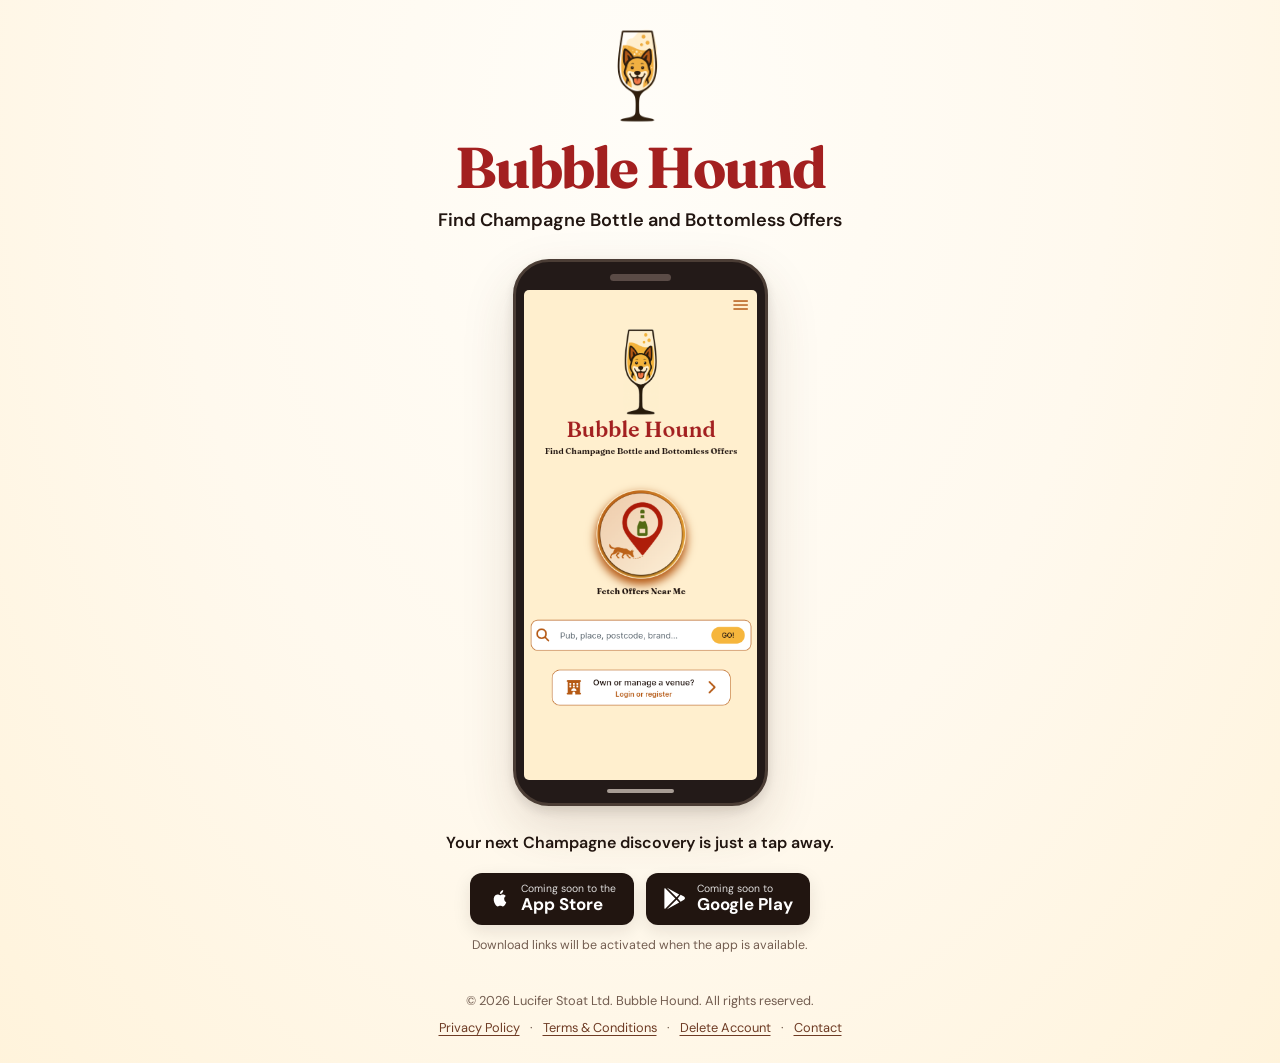
<file: index.html>
<!doctype html>
<html lang="en"><head><meta charset="utf-8"><meta name="viewport" content="width=device-width, initial-scale=1"><meta name="theme-color" content="#FFF9EE"><meta name="description" content="Bubble Hound helps you find Champagne bottle and bottomless offers. Download the app for iPhone and Android."><title>Bubble Hound | Find Champagne Offers</title><link rel="icon" href="assets/bubblehound-logo.png"><link rel="preconnect" href="https://fonts.googleapis.com"><link rel="preconnect" href="https://fonts.gstatic.com" crossorigin><link href="https://fonts.googleapis.com/css2?family=Fraunces:wght@500;600;700&family=DM+Sans:wght@400;500;600;700&display=swap" rel="stylesheet"><style>
:root{--gold:#F6B63D;--red:#A32020;--cream:#FFEFCE;--orange:#B55914;--brown:#211510;--ivory:#FFF9EE}*{box-sizing:border-box}html{scroll-behavior:smooth}body{margin:0;background:radial-gradient(ellipse at 50% 12%,#fffdf8 0%,var(--ivory) 52%,var(--cream) 135%);color:var(--brown);font-family:"DM Sans",sans-serif;text-align:center;min-height:100vh}h1,h2{font-family:"Fraunces",Georgia,serif;color:var(--red)}.page{position:relative;z-index:1;min-height:100vh;display:flex;flex-direction:column;align-items:center;padding:22px 18px 24px}.header{display:flex;flex-direction:column;align-items:center}.logo{width:108px;height:108px;object-fit:contain}.header h1{font-size:clamp(2.55rem,6vw,3.6rem);font-weight:700;letter-spacing:-.035em;line-height:1.07;margin:7px 0 8px}.tagline{font-size:clamp(.95rem,2vw,1.13rem);line-height:1.5;margin:0;max-width:420px;font-weight:600}.main{display:flex;flex-direction:column;align-items:center;width:100%;max-width:560px;padding-top:25px}.phone{width:min(255px,68vw);padding:12px 8px 10px;background:#231a18;border:3px solid #4b3d35;border-radius:36px;box-shadow:0 22px 52px #5a341c26,0 5px 12px #21151020;position:relative;overflow:hidden}.phone-speaker{width:61px;height:7px;border-radius:10px;background:#5a4b46;margin:0 auto 9px}.phone img{width:100%;height:auto;display:block;border-radius:5px;object-fit:contain}.phone-home{width:67px;height:4px;border-radius:10px;background:#a89d95;margin:9px auto 0}.download-intro{font-size:1rem;font-weight:600;line-height:1.5;margin:25px 0 18px}.download-buttons{display:flex;justify-content:center;gap:12px;flex-wrap:wrap;width:100%}.store-button{display:flex;align-items:center;gap:9px;min-width:164px;padding:10px 15px;border-radius:12px;background:var(--brown);color:#fff;text-align:left;text-decoration:none;box-shadow:0 6px 18px #2115101a;cursor:default}.store-button svg{width:27px;height:27px;flex:none}.store-button span{display:flex;flex-direction:column;line-height:1.15}.store-button small{font-size:.65rem;font-weight:400;opacity:.85}.store-button strong{font-size:1.06rem;font-weight:700}.availability{color:#735d50;font-size:.78rem;margin:12px 0 0}.footer{margin-top:auto;padding-top:36px;color:#735d50;font-size:.8rem;line-height:1.8}.footer p{margin:0 0 4px}.footer-links{display:flex;justify-content:center;align-items:center;flex-wrap:wrap;gap:10px}.footer a{color:#6e3b24;text-underline-offset:3px}.footer a:hover{color:var(--red)}.bubbles{position:fixed;inset:0;z-index:0;overflow:hidden;pointer-events:none}.bubbles span{position:absolute;bottom:-70px;width:var(--s,16px);height:var(--s,16px);left:var(--x,50%);border-radius:50%;border:1.5px solid rgba(181,89,20,.23);background:radial-gradient(circle at 30% 28%,rgba(255,255,255,.65),rgba(246,182,61,.11) 60%,rgba(246,182,61,.2));box-shadow:inset -2px -2px 6px rgba(246,182,61,.09);animation:rise var(--t,18s) linear infinite;animation-delay:var(--d,0s);opacity:0}.bubbles span:nth-child(1){--x:5%;--s:13px;--t:18s;--d:-7s}.bubbles span:nth-child(2){--x:13%;--s:24px;--t:24s;--d:-15s}.bubbles span:nth-child(3){--x:21%;--s:8px;--t:15s;--d:-3s}.bubbles span:nth-child(4){--x:29%;--s:19px;--t:23s;--d:-19s}.bubbles span:nth-child(5){--x:37%;--s:11px;--t:20s;--d:-10s}.bubbles span:nth-child(6){--x:46%;--s:7px;--t:17s;--d:-13s}.bubbles span:nth-child(7){--x:54%;--s:17px;--t:25s;--d:-5s}.bubbles span:nth-child(8){--x:63%;--s:9px;--t:18s;--d:-16s}.bubbles span:nth-child(9){--x:71%;--s:21px;--t:26s;--d:-8s}.bubbles span:nth-child(10){--x:79%;--s:12px;--t:19s;--d:-14s}.bubbles span:nth-child(11){--x:87%;--s:25px;--t:28s;--d:-2s}.bubbles span:nth-child(12){--x:94%;--s:10px;--t:17s;--d:-11s}.bubbles span:nth-child(13){--x:17%;--s:6px;--t:22s;--d:-20s}.bubbles span:nth-child(14){--x:83%;--s:8px;--t:21s;--d:-4s}@keyframes rise{0%{transform:translate3d(0,0,0);opacity:0}8%{opacity:.65}88%{opacity:.45}100%{transform:translate3d(24px,-115vh,0);opacity:0}}@media(max-width:430px){.page{padding-top:16px}.logo{width:86px;height:86px}.header h1{font-size:2.55rem}.main{padding-top:20px}.phone{width:min(220px,67vw)}.download-intro{margin:21px 0 15px}.store-button{min-width:144px;padding:9px 11px}.store-button strong{font-size:.94rem}.store-button svg{width:23px;height:23px}.footer{padding-top:30px}}@media(prefers-reduced-motion:reduce){*,*::before,*::after{animation:none!important;scroll-behavior:auto!important}.bubbles{display:none}}

</style></head>
<body>
<div class="bubbles" aria-hidden="true"><span></span><span></span><span></span><span></span><span></span><span></span><span></span><span></span><span></span><span></span><span></span><span></span><span></span><span></span></div>
<div class="page"><header class="header"><img class="logo" src="assets/bubblehound-logo.png" alt="Bubble Hound dog in a Champagne glass"><h1>Bubble Hound</h1><p class="tagline">Find Champagne Bottle and Bottomless Offers</p></header>
<main class="main"><div class="phone" role="img" aria-label="Bubble Hound app homepage displayed on a smartphone"><div class="phone-speaker" aria-hidden="true"></div><img src="assets/app-home.png" alt="" width="352" height="760"><div class="phone-home" aria-hidden="true"></div></div>
<p class="download-intro">Your next Champagne discovery is just a tap away.</p>
<div class="download-buttons" aria-label="App downloads"><a class="store-button" href="#" aria-disabled="true" title="App Store link coming soon"><svg viewBox="0 0 24 24" aria-hidden="true"><path fill="currentColor" d="M17.05 12.54c.02 2.08 1.82 2.77 1.84 2.78-.02.05-.29 1.01-.95 2.01-.57.86-1.17 1.72-2.1 1.74-.91.02-1.21-.56-2.25-.56-1.05 0-1.38.54-2.25.58-.91.03-1.6-.93-2.17-1.79-1.18-1.75-2.08-4.94-.87-7.1a3.36 3.36 0 0 1 2.83-1.73c.88-.02 1.72.61 2.26.61.53 0 1.53-.76 2.58-.65.44.02 1.69.18 2.49 1.36-.07.05-1.49.89-1.47 2.75ZM15.43 6.91a3.27 3.27 0 0 0 .75-2.36 3.35 3.35 0 0 0-2.17 1.12 3.13 3.13 0 0 0-.78 2.28 2.78 2.78 0 0 0 2.2-1.04Z"/></svg><span><small>Coming soon to the</small><strong>App Store</strong></span></a><a class="store-button" href="#" aria-disabled="true" title="Google Play link coming soon"><svg viewBox="0 0 24 24" aria-hidden="true"><path fill="currentColor" d="M3.5 2.7c-.32.2-.5.56-.5 1.02v16.56c0 .46.18.82.5 1.02l9.22-9.3L3.5 2.7Zm10.3 10.39 2.4 2.42-10.9 6.1 8.5-8.52Zm3.66-4.53 2.95 1.65c1.2.67 1.2 2.3 0 2.98l-2.95 1.65L14.88 12l2.58-3.44ZM5.3 2.39l10.9 6.1-2.4 2.42L5.3 2.39Z"/></svg><span><small>Coming soon to</small><strong>Google Play</strong></span></a></div><p class="availability">Download links will be activated when the app is available.</p></main>
<footer class="footer"><p>© 2026 Lucifer Stoat Ltd. Bubble Hound. All rights reserved.</p><div class="footer-links"><a href="privacy.html">Privacy Policy</a><span aria-hidden="true">·</span><a href="terms.html">Terms &amp; Conditions</a><span aria-hidden="true">·</span><a href="delete-account.html">Delete Account</a><span aria-hidden="true">·</span><a href="mailto:support@bubblehound.vip">Contact</a></div></footer></div>
</body></html>
</file>
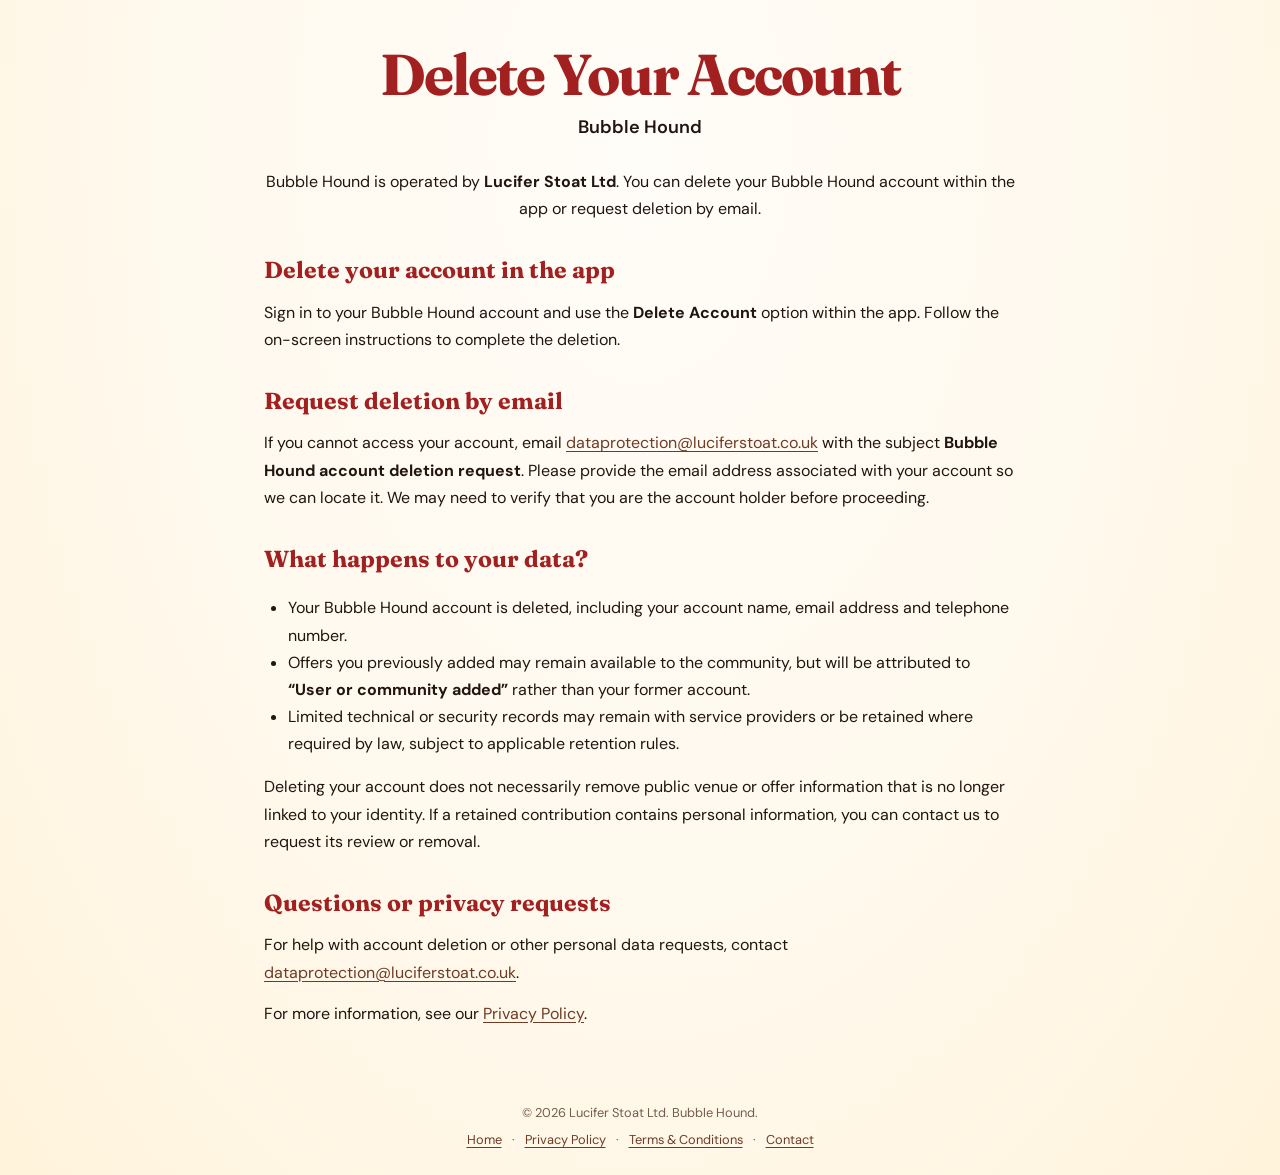
<file: delete-account.html>
<!doctype html>
<html lang="en-GB">
<head>
  <meta charset="utf-8">
  <meta name="viewport" content="width=device-width, initial-scale=1">
  <meta name="description" content="How to delete your Bubble Hound account and request deletion of your personal data.">
  <title>Delete Your Account | Bubble Hound</title>
  <link rel="preconnect" href="https://fonts.googleapis.com">
  <link rel="preconnect" href="https://fonts.gstatic.com" crossorigin>
  <link href="https://fonts.googleapis.com/css2?family=DM+Sans:wght@400;500;600;700&family=Fraunces:wght@700&display=swap" rel="stylesheet">
  <link rel="stylesheet" href="styles.css">
  <style>
    .legal-content{width:100%;max-width:760px;text-align:left;line-height:1.7;margin:18px auto 0;padding:0 4px 24px}
    .legal-content h2{font-size:1.45rem;margin:28px 0 8px}
    .legal-content p{margin:9px 0 14px}
    .legal-content ul{padding-left:24px}
    .legal-content a{color:#6e3b24;text-underline-offset:3px;overflow-wrap:anywhere}
    .legal-content .intro{text-align:center}
    .header h1{margin-top:22px}
  </style>
</head>
<body>
  <div class="page">
    <header class="header">
      <h1>Delete Your Account</h1>
      <p class="tagline">Bubble Hound</p>
    </header>
    <main class="legal-content">
      <p class="intro">Bubble Hound is operated by <strong>Lucifer Stoat Ltd</strong>. You can delete your Bubble Hound account within the app or request deletion by email.</p>
      <h2>Delete your account in the app</h2>
      <p>Sign in to your Bubble Hound account and use the <strong>Delete Account</strong> option within the app. Follow the on-screen instructions to complete the deletion.</p>
      <h2>Request deletion by email</h2>
      <p>If you cannot access your account, email <a href="mailto:dataprotection@luciferstoat.co.uk?subject=Bubble%20Hound%20account%20deletion%20request">dataprotection@luciferstoat.co.uk</a> with the subject <strong>Bubble Hound account deletion request</strong>. Please provide the email address associated with your account so we can locate it. We may need to verify that you are the account holder before proceeding.</p>
      <h2>What happens to your data?</h2>
      <ul>
        <li>Your Bubble Hound account is deleted, including your account name, email address and telephone number.</li>
        <li>Offers you previously added may remain available to the community, but will be attributed to <strong>“User or community added”</strong> rather than your former account.</li>
        <li>Limited technical or security records may remain with service providers or be retained where required by law, subject to applicable retention rules.</li>
      </ul>
      <p>Deleting your account does not necessarily remove public venue or offer information that is no longer linked to your identity. If a retained contribution contains personal information, you can contact us to request its review or removal.</p>
      <h2>Questions or privacy requests</h2>
      <p>For help with account deletion or other personal data requests, contact <a href="mailto:dataprotection@luciferstoat.co.uk">dataprotection@luciferstoat.co.uk</a>.</p>
      <p>For more information, see our <a href="privacy.html">Privacy Policy</a>.</p>
    </main>
    <footer class="footer">
      <p>&copy; 2026 Lucifer Stoat Ltd. Bubble Hound.</p>
      <div class="footer-links"><a href="index.html">Home</a><span>·</span><a href="privacy.html">Privacy Policy</a><span>·</span><a href="terms.html">Terms &amp; Conditions</a><span>·</span><a href="mailto:dataprotection@luciferstoat.co.uk">Contact</a></div>
    </footer>
  </div>
</body>
</html>
</file>
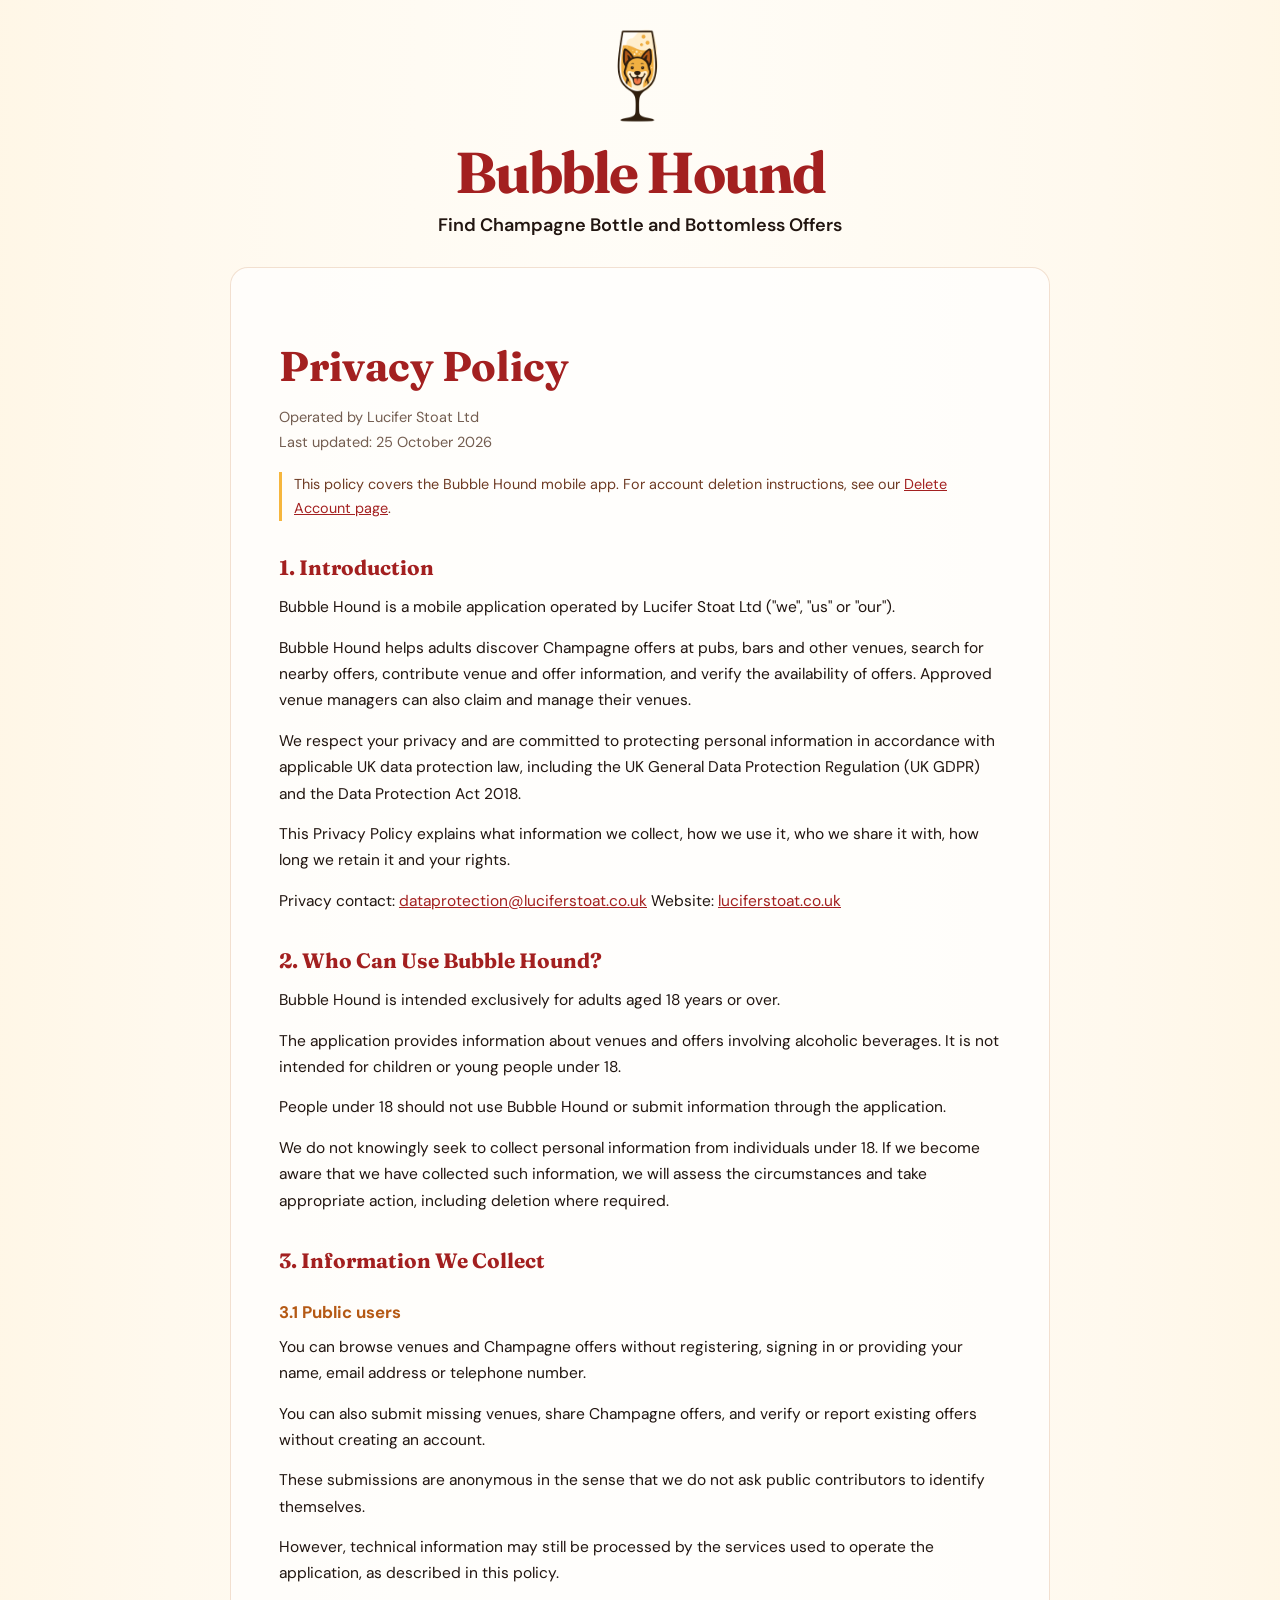
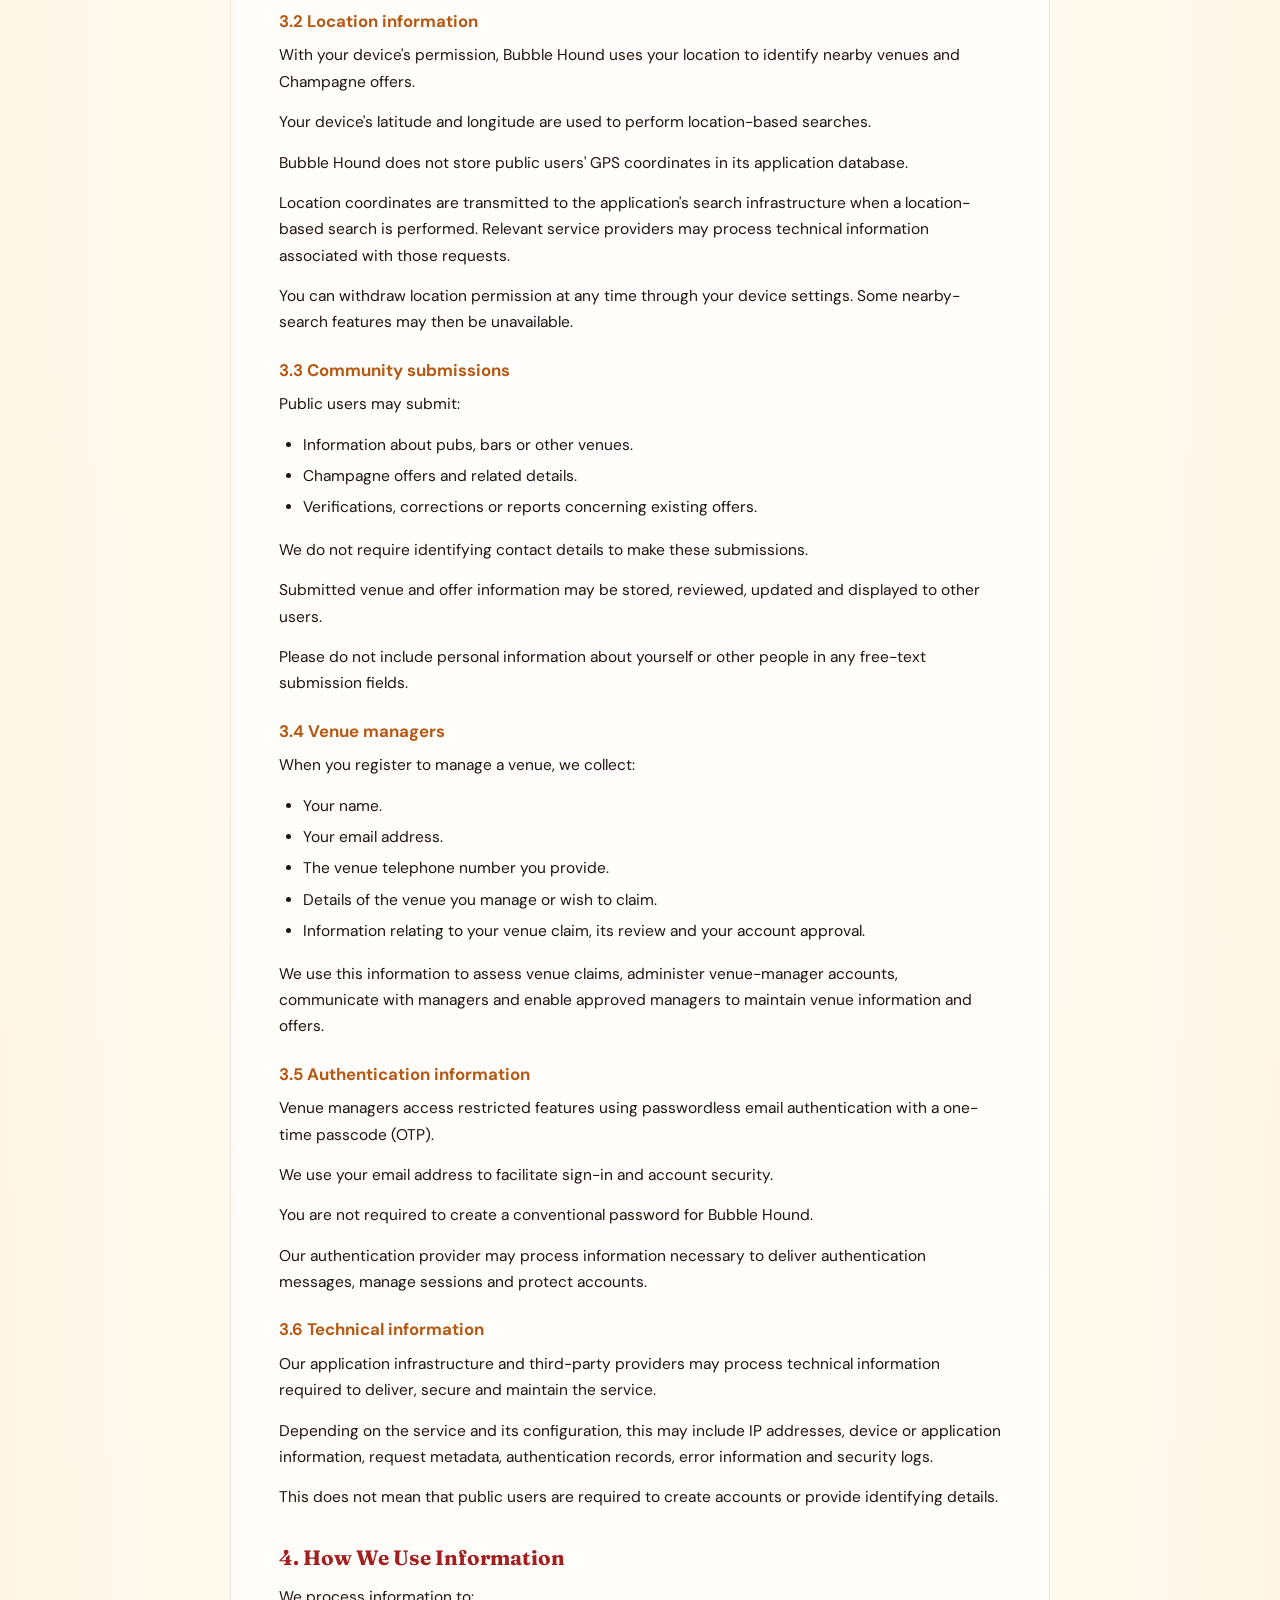
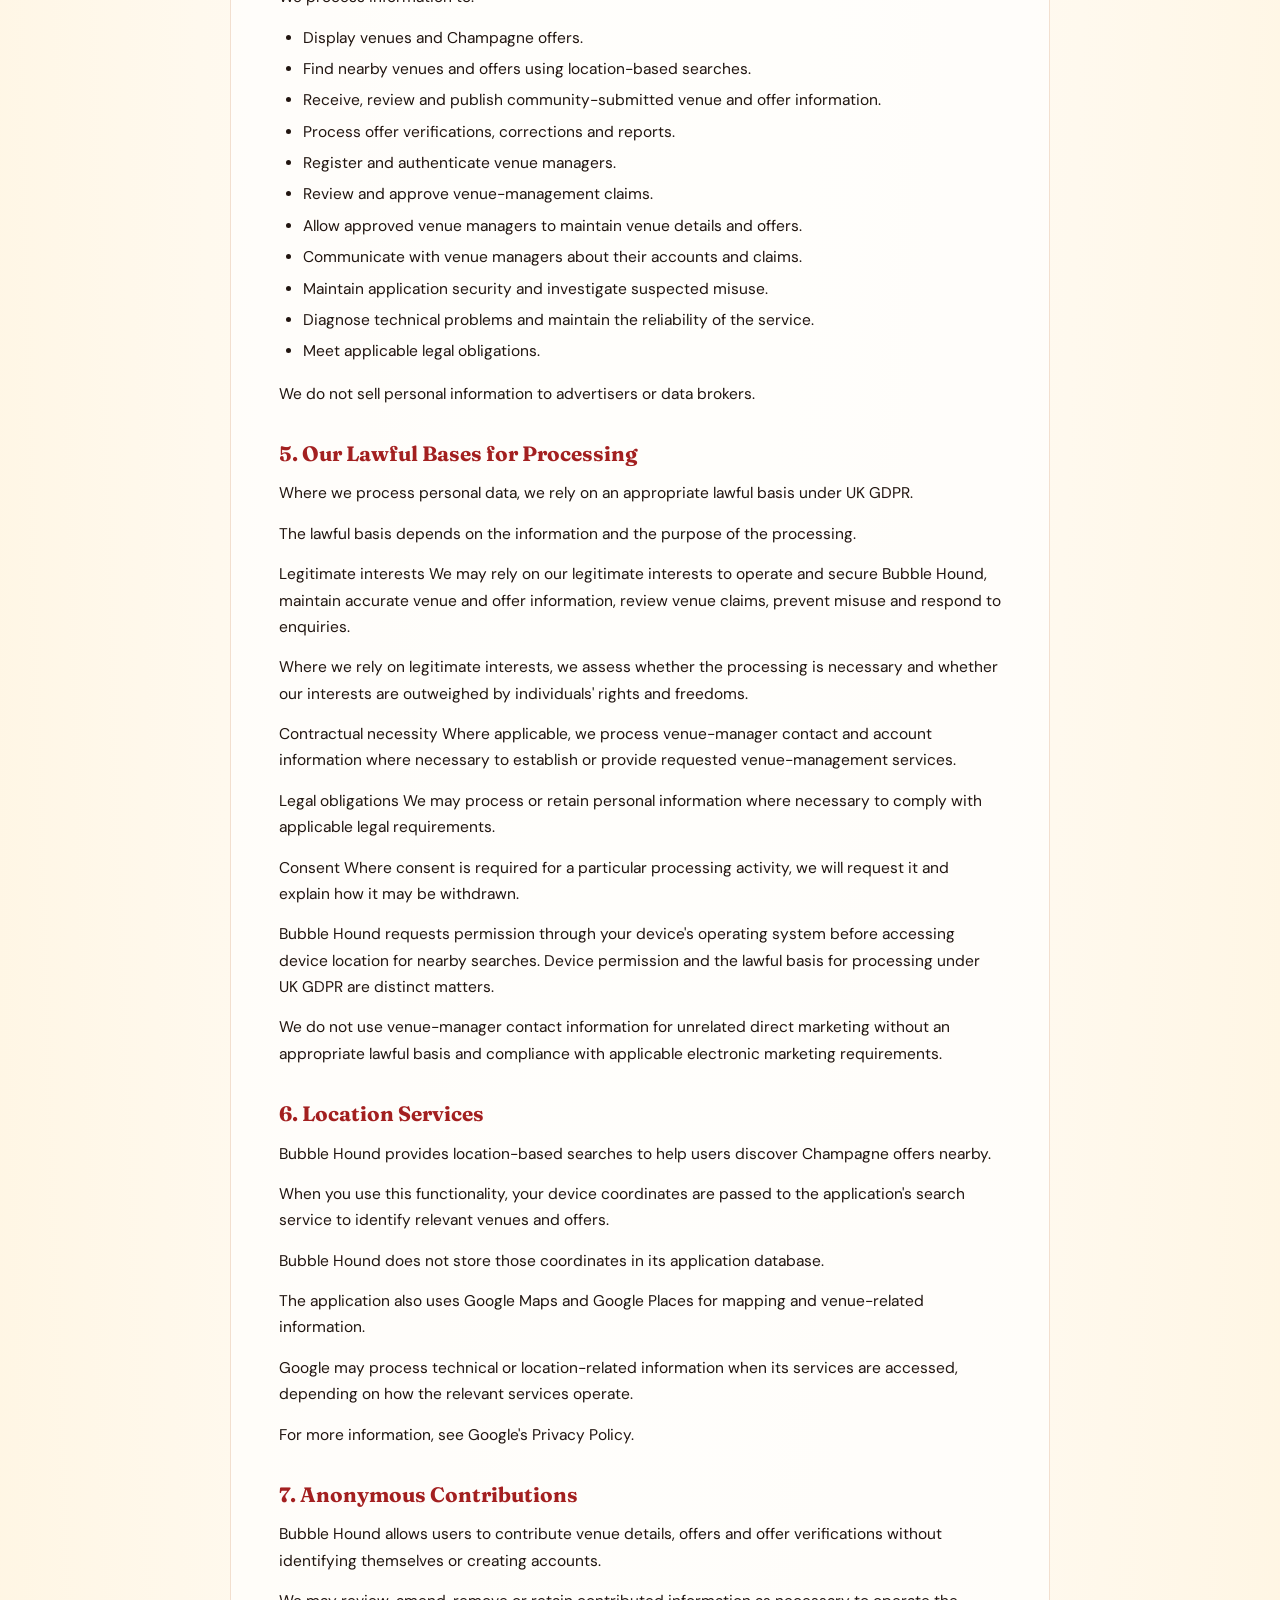
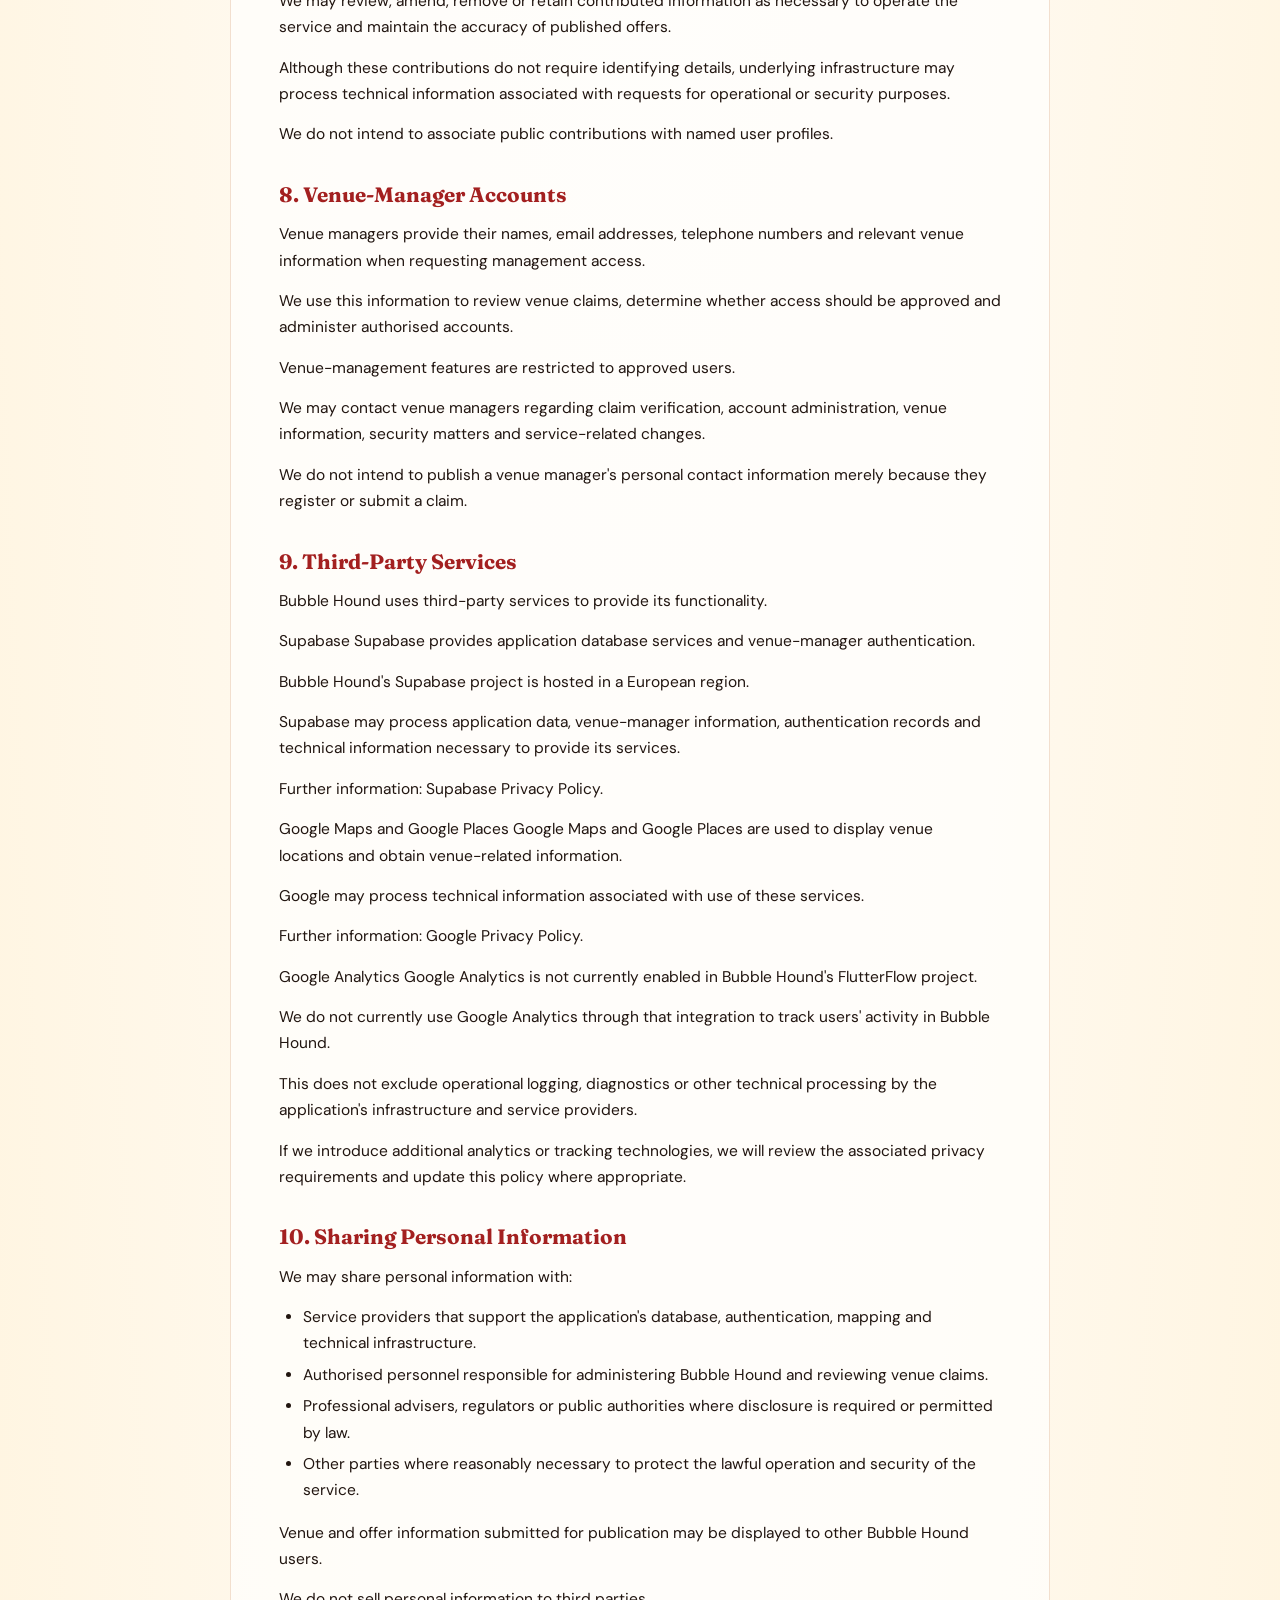
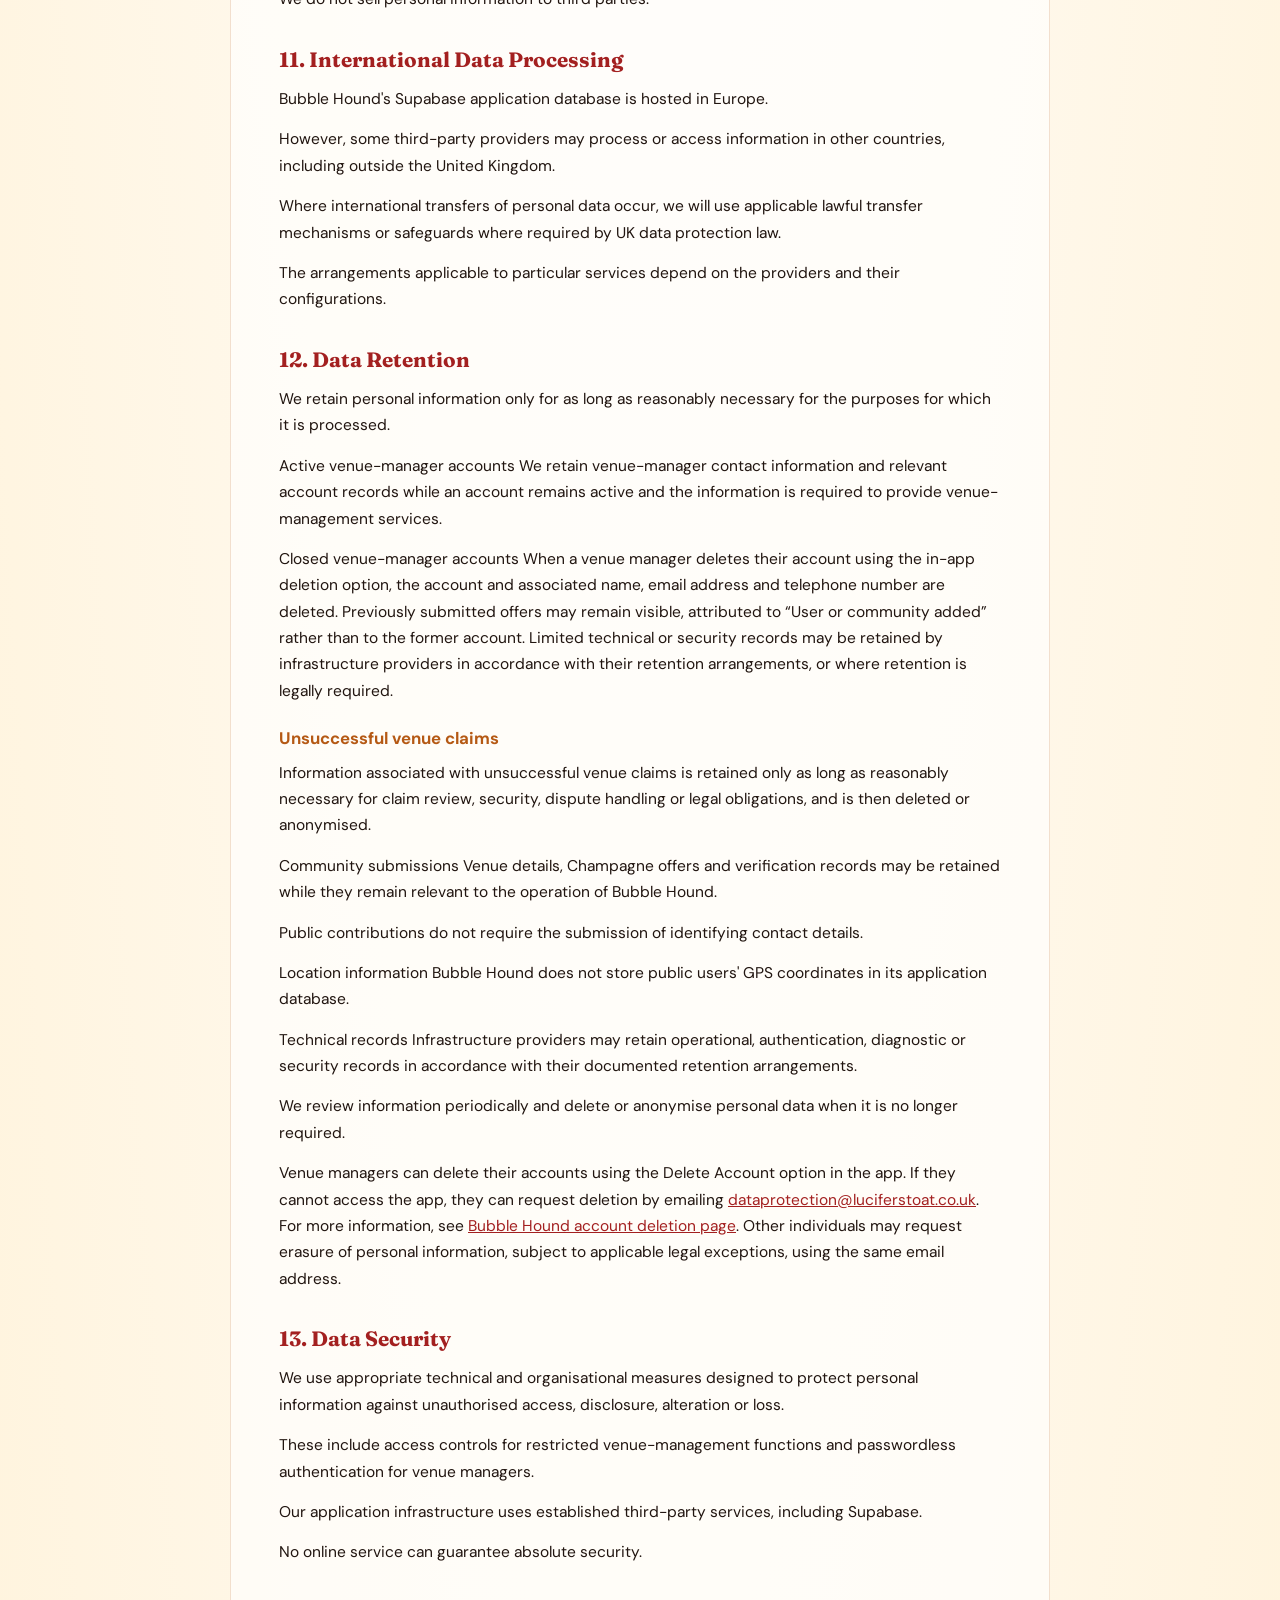
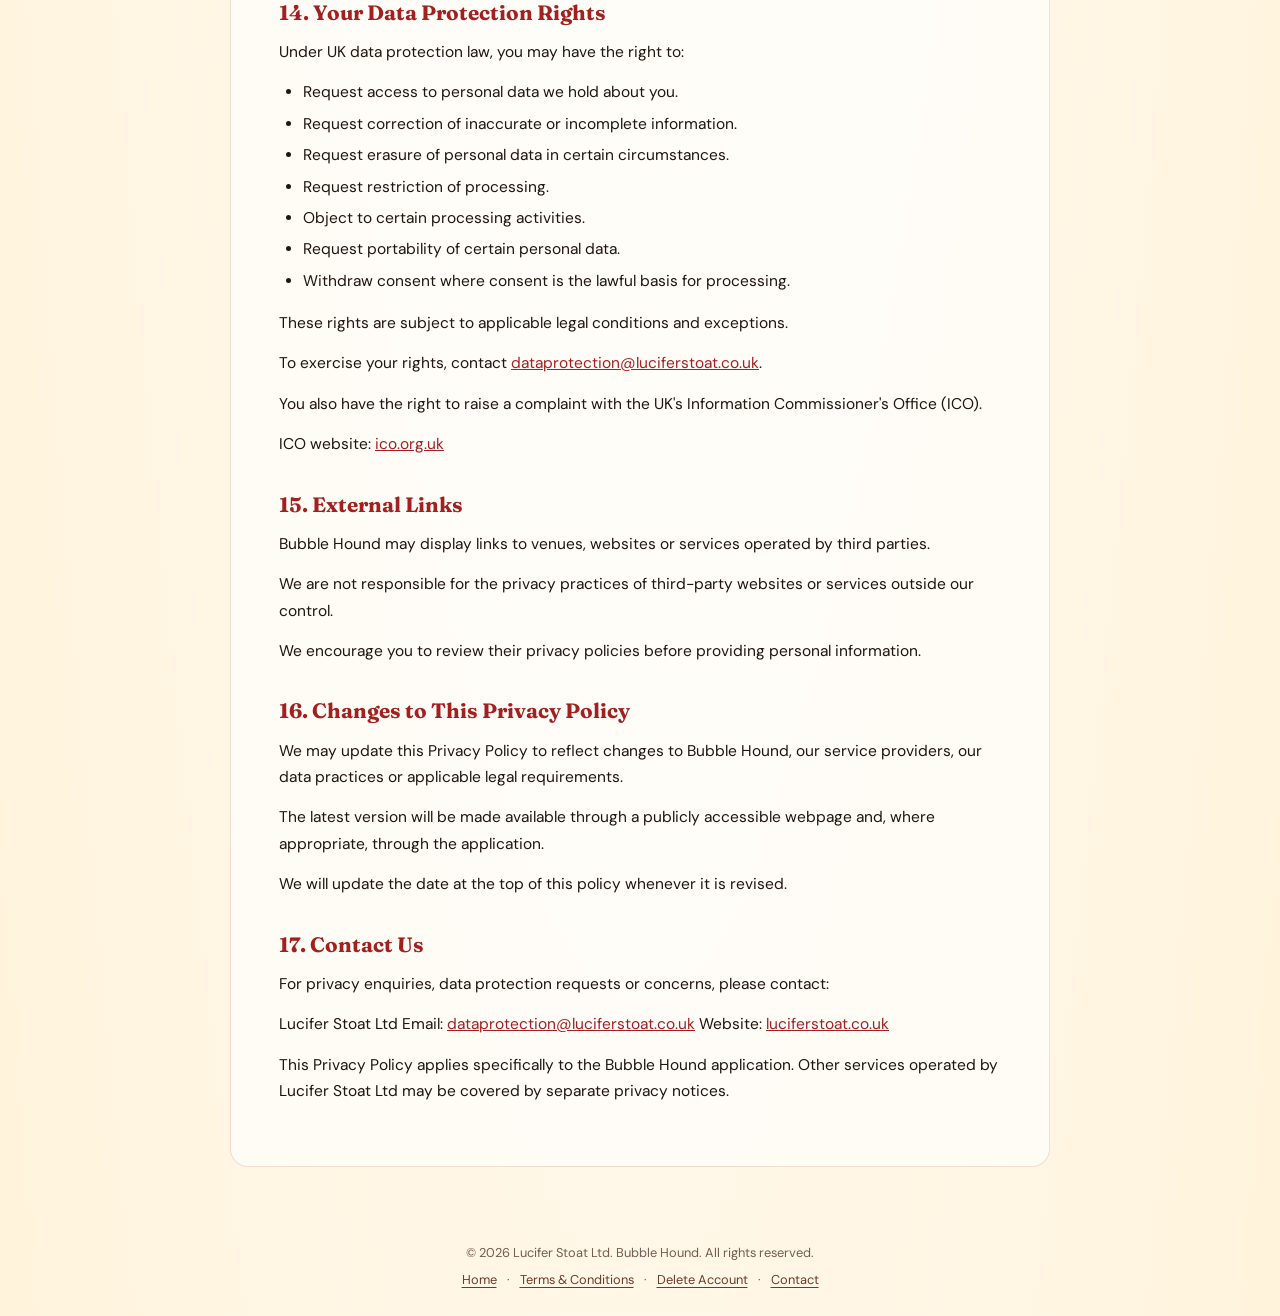
<file: privacy.html>
<!doctype html>
<html lang="en"><head><meta charset="utf-8"><meta name="viewport" content="width=device-width,initial-scale=1"><meta name="theme-color" content="#FFF9EE"><meta name="description" content="Bubble Hound privacy policy, operated by Lucifer Stoat Ltd."><title>Privacy Policy | Bubble Hound</title><link rel="icon" href="assets/bubblehound-logo.png"><link rel="preconnect" href="https://fonts.googleapis.com"><link rel="preconnect" href="https://fonts.gstatic.com" crossorigin><link href="https://fonts.googleapis.com/css2?family=Fraunces:wght@500;600;700&family=DM+Sans:wght@400;500;600;700&display=swap" rel="stylesheet"><link rel="stylesheet" href="styles.css"><style>
.policy{width:min(100%,820px);margin:28px auto 38px;text-align:left;background:rgba(255,255,255,.65);border:1px solid rgba(181,89,20,.18);border-radius:18px;padding:clamp(20px,5vw,48px);line-height:1.7;font-size:.97rem}.policy h2{font-size:1.3rem;margin:29px 0 9px}.policy h3{font-size:1.05rem;color:var(--orange);margin:20px 0 7px}.policy p{margin:0 0 14px}.policy ul{padding-left:24px;margin:8px 0 16px}.policy li{margin:5px 0}.policy a{color:var(--red);overflow-wrap:anywhere}.policy-heading{font-size:clamp(1.9rem,5vw,2.6rem);margin:15px 0 5px}.policy-meta{color:#735d50;font-size:.91rem}.policy .notice{font-size:.9rem;color:#6e3b24;border-left:3px solid var(--gold);padding-left:12px;margin:16px 0 24px}@media(max-width:500px){.policy{padding:20px 18px}}
</style></head><body><div class="page"><header class="header"><a href="index.html" aria-label="Bubble Hound homepage"><img class="logo" src="assets/bubblehound-logo.png" alt="Bubble Hound logo"></a><h1>Bubble Hound</h1><p class="tagline">Find Champagne Bottle and Bottomless Offers</p></header><main class="policy"><h1 class="policy-heading">Privacy Policy</h1><p class="policy-meta">Operated by Lucifer Stoat Ltd<br>Last updated: 25 October 2026</p><p class="notice">This policy covers the Bubble Hound mobile app. For account deletion instructions, see our <a href="delete-account.html">Delete Account page</a>.</p>
<h2>1. Introduction</h2>
<p>Bubble Hound is a mobile application operated by Lucifer Stoat Ltd (&quot;we&quot;, &quot;us&quot; or &quot;our&quot;).</p>
<p>Bubble Hound helps adults discover Champagne offers at pubs, bars and other venues, search for nearby offers, contribute venue and offer information, and verify the availability of offers. Approved venue managers can also claim and manage their venues.</p>
<p>We respect your privacy and are committed to protecting personal information in accordance with applicable UK data protection law, including the UK General Data Protection Regulation (UK GDPR) and the Data Protection Act 2018.</p>
<p>This Privacy Policy explains what information we collect, how we use it, who we share it with, how long we retain it and your rights.</p>
<p>Privacy contact: <a href="mailto:dataprotection@luciferstoat.co.uk">dataprotection@luciferstoat.co.uk</a> Website: <a href="https://luciferstoat.co.uk">luciferstoat.co.uk</a></p>
<h2>2. Who Can Use Bubble Hound?</h2>
<p>Bubble Hound is intended exclusively for adults aged 18 years or over.</p>
<p>The application provides information about venues and offers involving alcoholic beverages. It is not intended for children or young people under 18.</p>
<p>People under 18 should not use Bubble Hound or submit information through the application.</p>
<p>We do not knowingly seek to collect personal information from individuals under 18. If we become aware that we have collected such information, we will assess the circumstances and take appropriate action, including deletion where required.</p>
<h2>3. Information We Collect</h2>
<h3>3.1 Public users</h3>
<p>You can browse venues and Champagne offers without registering, signing in or providing your name, email address or telephone number.</p>
<p>You can also submit missing venues, share Champagne offers, and verify or report existing offers without creating an account.</p>
<p>These submissions are anonymous in the sense that we do not ask public contributors to identify themselves.</p>
<p>However, technical information may still be processed by the services used to operate the application, as described in this policy.</p>
<h3>3.2 Location information</h3>
<p>With your device&#x27;s permission, Bubble Hound uses your location to identify nearby venues and Champagne offers.</p>
<p>Your device&#x27;s latitude and longitude are used to perform location-based searches.</p>
<p>Bubble Hound does not store public users&#x27; GPS coordinates in its application database.</p>
<p>Location coordinates are transmitted to the application&#x27;s search infrastructure when a location-based search is performed. Relevant service providers may process technical information associated with those requests.</p>
<p>You can withdraw location permission at any time through your device settings. Some nearby-search features may then be unavailable.</p>
<h3>3.3 Community submissions</h3>
<p>Public users may submit:</p>
<ul><li>Information about pubs, bars or other venues.</li><li>Champagne offers and related details.</li><li>Verifications, corrections or reports concerning existing offers.</li></ul>
<p>We do not require identifying contact details to make these submissions.</p>
<p>Submitted venue and offer information may be stored, reviewed, updated and displayed to other users.</p>
<p>Please do not include personal information about yourself or other people in any free-text submission fields.</p>
<h3>3.4 Venue managers</h3>
<p>When you register to manage a venue, we collect:</p>
<ul><li>Your name.</li><li>Your email address.</li><li>The venue telephone number you provide.</li><li>Details of the venue you manage or wish to claim.</li><li>Information relating to your venue claim, its review and your account approval.</li></ul>
<p>We use this information to assess venue claims, administer venue-manager accounts, communicate with managers and enable approved managers to maintain venue information and offers.</p>
<h3>3.5 Authentication information</h3>
<p>Venue managers access restricted features using passwordless email authentication with a one-time passcode (OTP).</p>
<p>We use your email address to facilitate sign-in and account security.</p>
<p>You are not required to create a conventional password for Bubble Hound.</p>
<p>Our authentication provider may process information necessary to deliver authentication messages, manage sessions and protect accounts.</p>
<h3>3.6 Technical information</h3>
<p>Our application infrastructure and third-party providers may process technical information required to deliver, secure and maintain the service.</p>
<p>Depending on the service and its configuration, this may include IP addresses, device or application information, request metadata, authentication records, error information and security logs.</p>
<p>This does not mean that public users are required to create accounts or provide identifying details.</p>
<h2>4. How We Use Information</h2>
<p>We process information to:</p>
<ul><li>Display venues and Champagne offers.</li><li>Find nearby venues and offers using location-based searches.</li><li>Receive, review and publish community-submitted venue and offer information.</li><li>Process offer verifications, corrections and reports.</li><li>Register and authenticate venue managers.</li><li>Review and approve venue-management claims.</li><li>Allow approved venue managers to maintain venue details and offers.</li><li>Communicate with venue managers about their accounts and claims.</li><li>Maintain application security and investigate suspected misuse.</li><li>Diagnose technical problems and maintain the reliability of the service.</li><li>Meet applicable legal obligations.</li></ul>
<p>We do not sell personal information to advertisers or data brokers.</p>
<h2>5. Our Lawful Bases for Processing</h2>
<p>Where we process personal data, we rely on an appropriate lawful basis under UK GDPR.</p>
<p>The lawful basis depends on the information and the purpose of the processing.</p>
<p>Legitimate interests We may rely on our legitimate interests to operate and secure Bubble Hound, maintain accurate venue and offer information, review venue claims, prevent misuse and respond to enquiries.</p>
<p>Where we rely on legitimate interests, we assess whether the processing is necessary and whether our interests are outweighed by individuals&#x27; rights and freedoms.</p>
<p>Contractual necessity Where applicable, we process venue-manager contact and account information where necessary to establish or provide requested venue-management services.</p>
<p>Legal obligations We may process or retain personal information where necessary to comply with applicable legal requirements.</p>
<p>Consent Where consent is required for a particular processing activity, we will request it and explain how it may be withdrawn.</p>
<p>Bubble Hound requests permission through your device&#x27;s operating system before accessing device location for nearby searches. Device permission and the lawful basis for processing under UK GDPR are distinct matters.</p>
<p>We do not use venue-manager contact information for unrelated direct marketing without an appropriate lawful basis and compliance with applicable electronic marketing requirements.</p>
<h2>6. Location Services</h2>
<p>Bubble Hound provides location-based searches to help users discover Champagne offers nearby.</p>
<p>When you use this functionality, your device coordinates are passed to the application&#x27;s search service to identify relevant venues and offers.</p>
<p>Bubble Hound does not store those coordinates in its application database.</p>
<p>The application also uses Google Maps and Google Places for mapping and venue-related information.</p>
<p>Google may process technical or location-related information when its services are accessed, depending on how the relevant services operate.</p>
<p>For more information, see Google&#x27;s Privacy Policy.</p>
<h2>7. Anonymous Contributions</h2>
<p>Bubble Hound allows users to contribute venue details, offers and offer verifications without identifying themselves or creating accounts.</p>
<p>We may review, amend, remove or retain contributed information as necessary to operate the service and maintain the accuracy of published offers.</p>
<p>Although these contributions do not require identifying details, underlying infrastructure may process technical information associated with requests for operational or security purposes.</p>
<p>We do not intend to associate public contributions with named user profiles.</p>
<h2>8. Venue-Manager Accounts</h2>
<p>Venue managers provide their names, email addresses, telephone numbers and relevant venue information when requesting management access.</p>
<p>We use this information to review venue claims, determine whether access should be approved and administer authorised accounts.</p>
<p>Venue-management features are restricted to approved users.</p>
<p>We may contact venue managers regarding claim verification, account administration, venue information, security matters and service-related changes.</p>
<p>We do not intend to publish a venue manager&#x27;s personal contact information merely because they register or submit a claim.</p>
<h2>9. Third-Party Services</h2>
<p>Bubble Hound uses third-party services to provide its functionality.</p>
<p>Supabase Supabase provides application database services and venue-manager authentication.</p>
<p>Bubble Hound&#x27;s Supabase project is hosted in a European region.</p>
<p>Supabase may process application data, venue-manager information, authentication records and technical information necessary to provide its services.</p>
<p>Further information: Supabase Privacy Policy.</p>
<p>Google Maps and Google Places Google Maps and Google Places are used to display venue locations and obtain venue-related information.</p>
<p>Google may process technical information associated with use of these services.</p>
<p>Further information: Google Privacy Policy.</p>
<p>Google Analytics Google Analytics is not currently enabled in Bubble Hound&#x27;s FlutterFlow project.</p>
<p>We do not currently use Google Analytics through that integration to track users&#x27; activity in Bubble Hound.</p>
<p>This does not exclude operational logging, diagnostics or other technical processing by the application&#x27;s infrastructure and service providers.</p>
<p>If we introduce additional analytics or tracking technologies, we will review the associated privacy requirements and update this policy where appropriate.</p>
<h2>10. Sharing Personal Information</h2>
<p>We may share personal information with:</p>
<ul><li>Service providers that support the application&#x27;s database, authentication, mapping and technical infrastructure.</li><li>Authorised personnel responsible for administering Bubble Hound and reviewing venue claims.</li><li>Professional advisers, regulators or public authorities where disclosure is required or permitted by law.</li><li>Other parties where reasonably necessary to protect the lawful operation and security of the service.</li></ul>
<p>Venue and offer information submitted for publication may be displayed to other Bubble Hound users.</p>
<p>We do not sell personal information to third parties.</p>
<h2>11. International Data Processing</h2>
<p>Bubble Hound&#x27;s Supabase application database is hosted in Europe.</p>
<p>However, some third-party providers may process or access information in other countries, including outside the United Kingdom.</p>
<p>Where international transfers of personal data occur, we will use applicable lawful transfer mechanisms or safeguards where required by UK data protection law.</p>
<p>The arrangements applicable to particular services depend on the providers and their configurations.</p>
<h2>12. Data Retention</h2>
<p>We retain personal information only for as long as reasonably necessary for the purposes for which it is processed.</p>
<p>Active venue-manager accounts We retain venue-manager contact information and relevant account records while an account remains active and the information is required to provide venue-management services.</p>
<p>Closed venue-manager accounts When a venue manager deletes their account using the in-app deletion option, the account and associated name, email address and telephone number are deleted. Previously submitted offers may remain visible, attributed to “User or community added” rather than to the former account. Limited technical or security records may be retained by infrastructure providers in accordance with their retention arrangements, or where retention is legally required.</p>
<h3>Unsuccessful venue claims</h3>
<p>Information associated with unsuccessful venue claims is retained only as long as reasonably necessary for claim review, security, dispute handling or legal obligations, and is then deleted or anonymised.</p>
<p>Community submissions Venue details, Champagne offers and verification records may be retained while they remain relevant to the operation of Bubble Hound.</p>
<p>Public contributions do not require the submission of identifying contact details.</p>
<p>Location information Bubble Hound does not store public users&#x27; GPS coordinates in its application database.</p>
<p>Technical records Infrastructure providers may retain operational, authentication, diagnostic or security records in accordance with their documented retention arrangements.</p>
<p>We review information periodically and delete or anonymise personal data when it is no longer required.</p>
<p>Venue managers can delete their accounts using the Delete Account option in the app. If they cannot access the app, they can request deletion by emailing <a href="mailto:dataprotection@luciferstoat.co.uk">dataprotection@luciferstoat.co.uk</a>. For more information, see <a href="delete-account.html">Bubble Hound account deletion page</a>. Other individuals may request erasure of personal information, subject to applicable legal exceptions, using the same email address.</p>
<h2>13. Data Security</h2>
<p>We use appropriate technical and organisational measures designed to protect personal information against unauthorised access, disclosure, alteration or loss.</p>
<p>These include access controls for restricted venue-management functions and passwordless authentication for venue managers.</p>
<p>Our application infrastructure uses established third-party services, including Supabase.</p>
<p>No online service can guarantee absolute security.</p>
<h2>14. Your Data Protection Rights</h2>
<p>Under UK data protection law, you may have the right to:</p>
<ul><li>Request access to personal data we hold about you.</li><li>Request correction of inaccurate or incomplete information.</li><li>Request erasure of personal data in certain circumstances.</li><li>Request restriction of processing.</li><li>Object to certain processing activities.</li><li>Request portability of certain personal data.</li><li>Withdraw consent where consent is the lawful basis for processing.</li></ul>
<p>These rights are subject to applicable legal conditions and exceptions.</p>
<p>To exercise your rights, contact <a href="mailto:dataprotection@luciferstoat.co.uk">dataprotection@luciferstoat.co.uk</a>.</p>
<p>You also have the right to raise a complaint with the UK&#x27;s Information Commissioner&#x27;s Office (ICO).</p>
<p>ICO website: <a href="https://ico.org.uk">ico.org.uk</a></p>
<h2>15. External Links</h2>
<p>Bubble Hound may display links to venues, websites or services operated by third parties.</p>
<p>We are not responsible for the privacy practices of third-party websites or services outside our control.</p>
<p>We encourage you to review their privacy policies before providing personal information.</p>
<h2>16. Changes to This Privacy Policy</h2>
<p>We may update this Privacy Policy to reflect changes to Bubble Hound, our service providers, our data practices or applicable legal requirements.</p>
<p>The latest version will be made available through a publicly accessible webpage and, where appropriate, through the application.</p>
<p>We will update the date at the top of this policy whenever it is revised.</p>
<h2>17. Contact Us</h2>
<p>For privacy enquiries, data protection requests or concerns, please contact:</p>
<p>Lucifer Stoat Ltd Email: <a href="mailto:dataprotection@luciferstoat.co.uk">dataprotection@luciferstoat.co.uk</a> Website: <a href="https://luciferstoat.co.uk">luciferstoat.co.uk</a></p>
<p>This Privacy Policy applies specifically to the Bubble Hound application. Other services operated by Lucifer Stoat Ltd may be covered by separate privacy notices.</p></main><footer class="footer"><p>© 2026 Lucifer Stoat Ltd. Bubble Hound. All rights reserved.</p><div class="footer-links"><a href="index.html">Home</a><span aria-hidden="true">·</span><a href="terms.html">Terms &amp; Conditions</a><span aria-hidden="true">·</span><a href="delete-account.html">Delete Account</a><span aria-hidden="true">·</span><a href="mailto:support@bubblehound.vip">Contact</a></div></footer></div></body></html>
</file>
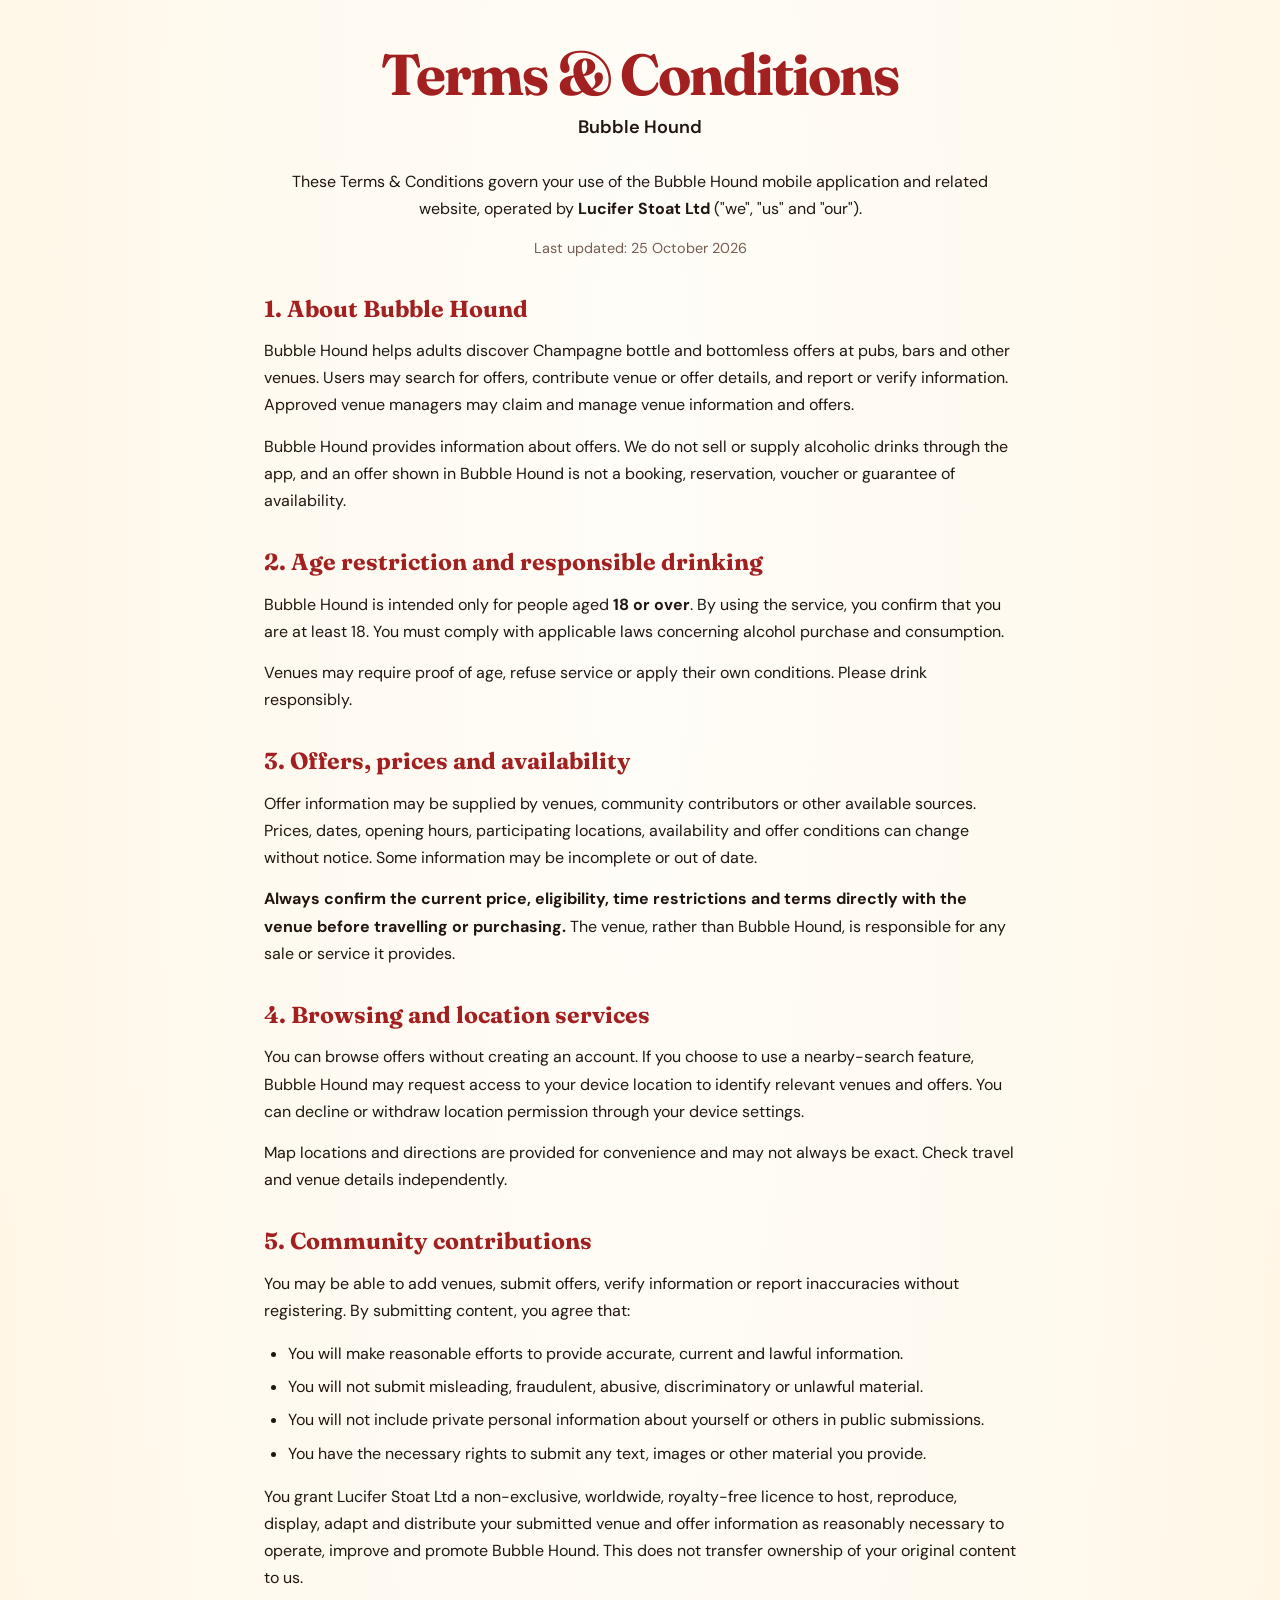
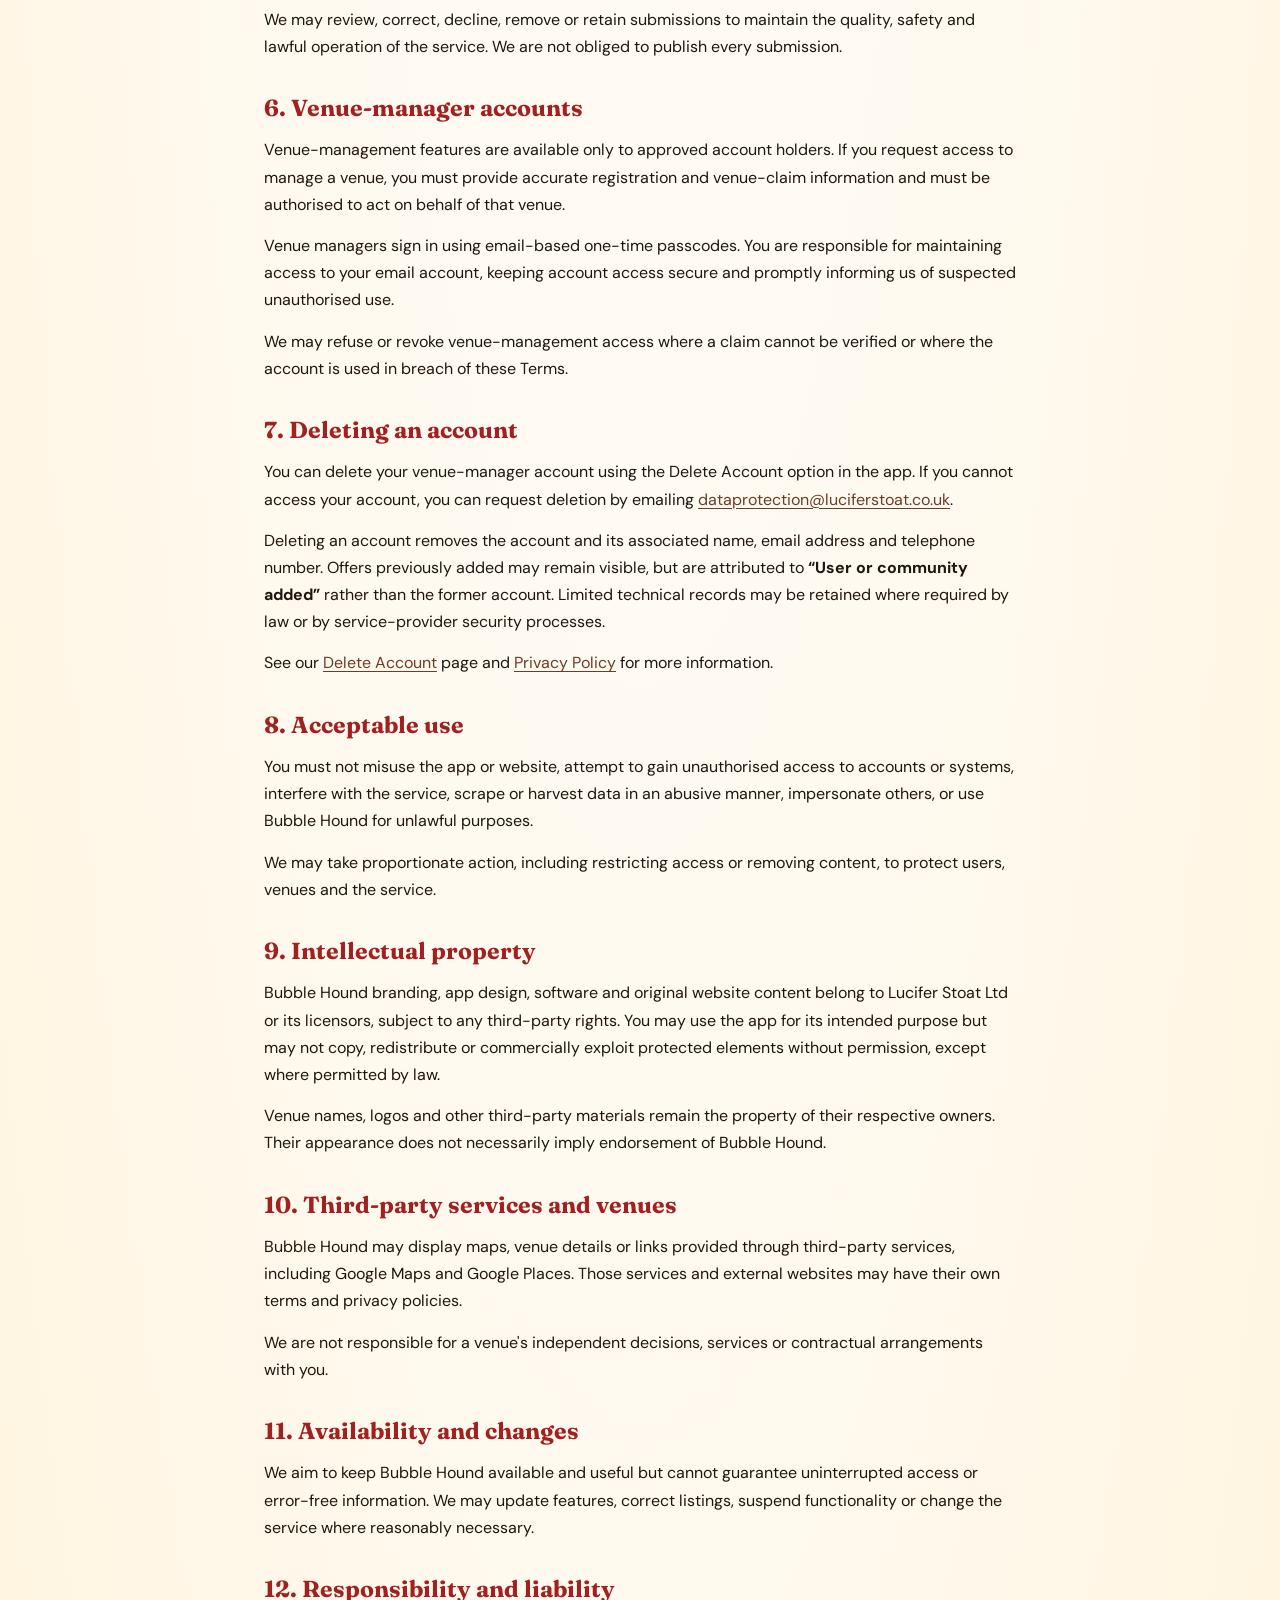
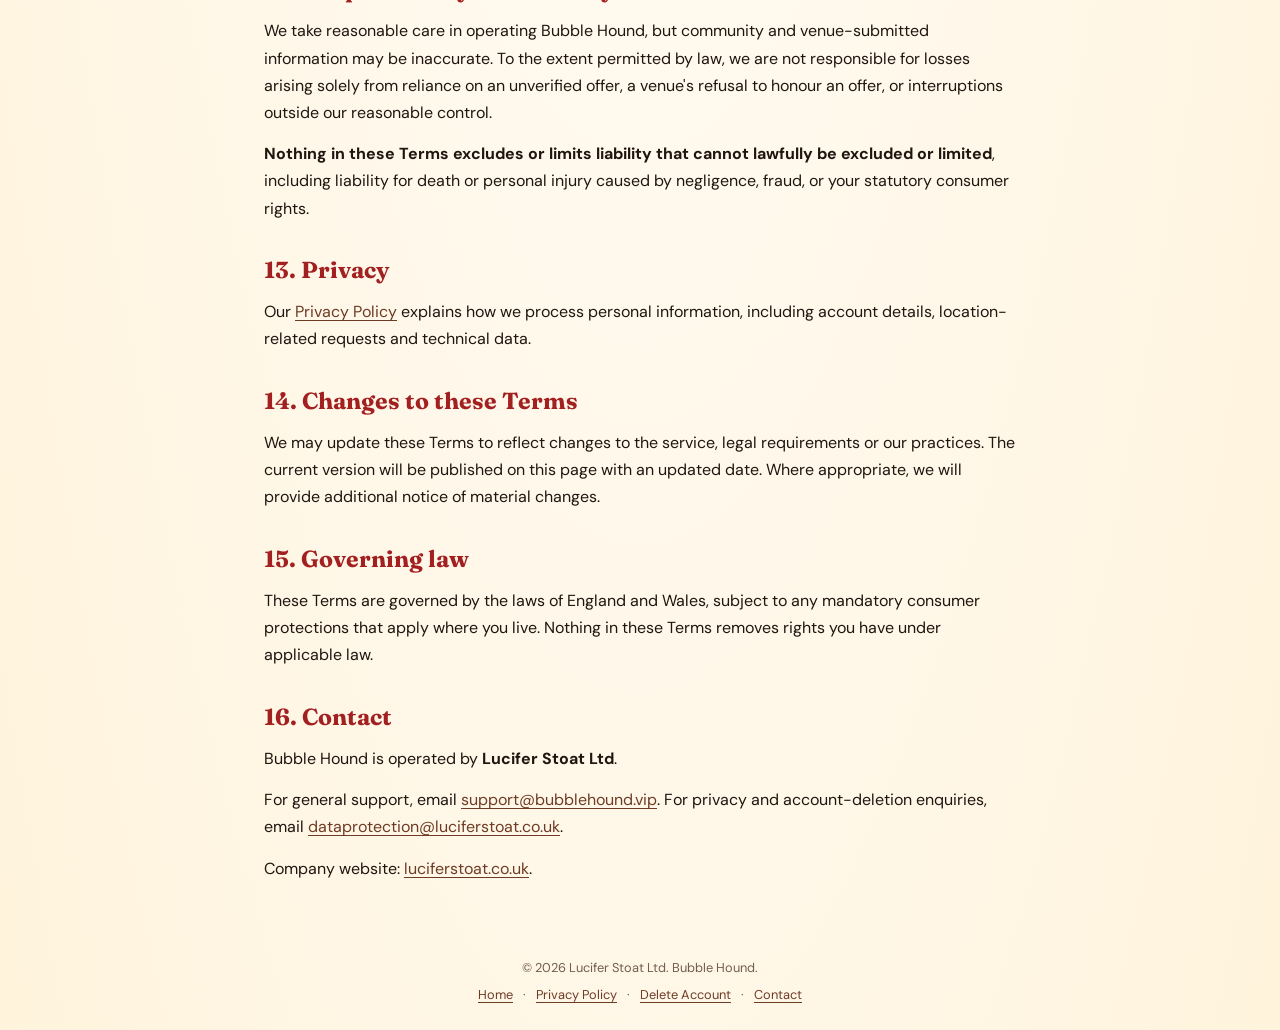
<file: terms.html>
<!doctype html>
<html lang="en-GB">
<head>
  <meta charset="utf-8">
  <meta name="viewport" content="width=device-width, initial-scale=1">
  <meta name="description" content="Terms and Conditions for using the Bubble Hound Champagne offers app, operated by Lucifer Stoat Ltd.">
  <title>Terms &amp; Conditions | Bubble Hound</title>
  <link rel="preconnect" href="https://fonts.googleapis.com">
  <link rel="preconnect" href="https://fonts.gstatic.com" crossorigin>
  <link href="https://fonts.googleapis.com/css2?family=DM+Sans:wght@400;500;600;700&family=Fraunces:wght@700&display=swap" rel="stylesheet">
  <link rel="stylesheet" href="styles.css">
  <style>
    .legal-content{width:100%;max-width:760px;text-align:left;line-height:1.7;margin:18px auto 0;padding:0 4px 24px}
    .legal-content h2{font-size:1.45rem;margin:28px 0 8px}
    .legal-content p{margin:9px 0 14px}
    .legal-content ul{padding-left:24px}
    .legal-content li{margin:6px 0}
    .legal-content a{color:#6e3b24;text-underline-offset:3px;overflow-wrap:anywhere}
    .legal-content .intro{text-align:center}
    .legal-content .date{text-align:center;color:#735d50;font-size:.9rem}
    .header h1{margin-top:22px}
  </style>
</head>
<body>
  <div class="page">
    <header class="header"><h1>Terms &amp; Conditions</h1><p class="tagline">Bubble Hound</p></header>
    <main class="legal-content">
      <p class="intro">These Terms &amp; Conditions govern your use of the Bubble Hound mobile application and related website, operated by <strong>Lucifer Stoat Ltd</strong> ("we", "us" and "our").</p>
      <p class="date">Last updated: 25 October 2026</p>

      <h2>1. About Bubble Hound</h2>
      <p>Bubble Hound helps adults discover Champagne bottle and bottomless offers at pubs, bars and other venues. Users may search for offers, contribute venue or offer details, and report or verify information. Approved venue managers may claim and manage venue information and offers.</p>
      <p>Bubble Hound provides information about offers. We do not sell or supply alcoholic drinks through the app, and an offer shown in Bubble Hound is not a booking, reservation, voucher or guarantee of availability.</p>

      <h2>2. Age restriction and responsible drinking</h2>
      <p>Bubble Hound is intended only for people aged <strong>18 or over</strong>. By using the service, you confirm that you are at least 18. You must comply with applicable laws concerning alcohol purchase and consumption.</p>
      <p>Venues may require proof of age, refuse service or apply their own conditions. Please drink responsibly.</p>

      <h2>3. Offers, prices and availability</h2>
      <p>Offer information may be supplied by venues, community contributors or other available sources. Prices, dates, opening hours, participating locations, availability and offer conditions can change without notice. Some information may be incomplete or out of date.</p>
      <p><strong>Always confirm the current price, eligibility, time restrictions and terms directly with the venue before travelling or purchasing.</strong> The venue, rather than Bubble Hound, is responsible for any sale or service it provides.</p>

      <h2>4. Browsing and location services</h2>
      <p>You can browse offers without creating an account. If you choose to use a nearby-search feature, Bubble Hound may request access to your device location to identify relevant venues and offers. You can decline or withdraw location permission through your device settings.</p>
      <p>Map locations and directions are provided for convenience and may not always be exact. Check travel and venue details independently.</p>

      <h2>5. Community contributions</h2>
      <p>You may be able to add venues, submit offers, verify information or report inaccuracies without registering. By submitting content, you agree that:</p>
      <ul>
        <li>You will make reasonable efforts to provide accurate, current and lawful information.</li>
        <li>You will not submit misleading, fraudulent, abusive, discriminatory or unlawful material.</li>
        <li>You will not include private personal information about yourself or others in public submissions.</li>
        <li>You have the necessary rights to submit any text, images or other material you provide.</li>
      </ul>
      <p>You grant Lucifer Stoat Ltd a non-exclusive, worldwide, royalty-free licence to host, reproduce, display, adapt and distribute your submitted venue and offer information as reasonably necessary to operate, improve and promote Bubble Hound. This does not transfer ownership of your original content to us.</p>
      <p>We may review, correct, decline, remove or retain submissions to maintain the quality, safety and lawful operation of the service. We are not obliged to publish every submission.</p>

      <h2>6. Venue-manager accounts</h2>
      <p>Venue-management features are available only to approved account holders. If you request access to manage a venue, you must provide accurate registration and venue-claim information and must be authorised to act on behalf of that venue.</p>
      <p>Venue managers sign in using email-based one-time passcodes. You are responsible for maintaining access to your email account, keeping account access secure and promptly informing us of suspected unauthorised use.</p>
      <p>We may refuse or revoke venue-management access where a claim cannot be verified or where the account is used in breach of these Terms.</p>

      <h2>7. Deleting an account</h2>
      <p>You can delete your venue-manager account using the Delete Account option in the app. If you cannot access your account, you can request deletion by emailing <a href="mailto:dataprotection@luciferstoat.co.uk">dataprotection@luciferstoat.co.uk</a>.</p>
      <p>Deleting an account removes the account and its associated name, email address and telephone number. Offers previously added may remain visible, but are attributed to <strong>“User or community added”</strong> rather than the former account. Limited technical records may be retained where required by law or by service-provider security processes.</p>
      <p>See our <a href="delete-account.html">Delete Account</a> page and <a href="privacy.html">Privacy Policy</a> for more information.</p>

      <h2>8. Acceptable use</h2>
      <p>You must not misuse the app or website, attempt to gain unauthorised access to accounts or systems, interfere with the service, scrape or harvest data in an abusive manner, impersonate others, or use Bubble Hound for unlawful purposes.</p>
      <p>We may take proportionate action, including restricting access or removing content, to protect users, venues and the service.</p>

      <h2>9. Intellectual property</h2>
      <p>Bubble Hound branding, app design, software and original website content belong to Lucifer Stoat Ltd or its licensors, subject to any third-party rights. You may use the app for its intended purpose but may not copy, redistribute or commercially exploit protected elements without permission, except where permitted by law.</p>
      <p>Venue names, logos and other third-party materials remain the property of their respective owners. Their appearance does not necessarily imply endorsement of Bubble Hound.</p>

      <h2>10. Third-party services and venues</h2>
      <p>Bubble Hound may display maps, venue details or links provided through third-party services, including Google Maps and Google Places. Those services and external websites may have their own terms and privacy policies.</p>
      <p>We are not responsible for a venue's independent decisions, services or contractual arrangements with you.</p>

      <h2>11. Availability and changes</h2>
      <p>We aim to keep Bubble Hound available and useful but cannot guarantee uninterrupted access or error-free information. We may update features, correct listings, suspend functionality or change the service where reasonably necessary.</p>

      <h2>12. Responsibility and liability</h2>
      <p>We take reasonable care in operating Bubble Hound, but community and venue-submitted information may be inaccurate. To the extent permitted by law, we are not responsible for losses arising solely from reliance on an unverified offer, a venue's refusal to honour an offer, or interruptions outside our reasonable control.</p>
      <p><strong>Nothing in these Terms excludes or limits liability that cannot lawfully be excluded or limited</strong>, including liability for death or personal injury caused by negligence, fraud, or your statutory consumer rights.</p>

      <h2>13. Privacy</h2>
      <p>Our <a href="privacy.html">Privacy Policy</a> explains how we process personal information, including account details, location-related requests and technical data.</p>

      <h2>14. Changes to these Terms</h2>
      <p>We may update these Terms to reflect changes to the service, legal requirements or our practices. The current version will be published on this page with an updated date. Where appropriate, we will provide additional notice of material changes.</p>

      <h2>15. Governing law</h2>
      <p>These Terms are governed by the laws of England and Wales, subject to any mandatory consumer protections that apply where you live. Nothing in these Terms removes rights you have under applicable law.</p>

      <h2>16. Contact</h2>
      <p>Bubble Hound is operated by <strong>Lucifer Stoat Ltd</strong>.</p>
      <p>For general support, email <a href="mailto:support@bubblehound.vip">support@bubblehound.vip</a>. For privacy and account-deletion enquiries, email <a href="mailto:dataprotection@luciferstoat.co.uk">dataprotection@luciferstoat.co.uk</a>.</p>
      <p>Company website: <a href="https://luciferstoat.co.uk">luciferstoat.co.uk</a>.</p>
    </main>
    <footer class="footer">
      <p>&copy; 2026 Lucifer Stoat Ltd. Bubble Hound.</p>
      <div class="footer-links"><a href="index.html">Home</a><span aria-hidden="true">·</span><a href="privacy.html">Privacy Policy</a><span aria-hidden="true">·</span><a href="delete-account.html">Delete Account</a><span aria-hidden="true">·</span><a href="mailto:support@bubblehound.vip">Contact</a></div>
    </footer>
  </div>
</body>
</html>
</file>
<file: styles.css>
:root{--gold:#F6B63D;--red:#A32020;--cream:#FFEFCE;--orange:#B55914;--brown:#211510;--ivory:#FFF9EE}*{box-sizing:border-box}html{scroll-behavior:smooth}body{margin:0;background:radial-gradient(ellipse at 50% 12%,#fffdf8 0%,var(--ivory) 52%,var(--cream) 135%);color:var(--brown);font-family:"DM Sans",sans-serif;text-align:center;min-height:100vh}h1,h2{font-family:"Fraunces",Georgia,serif;color:var(--red)}.page{position:relative;z-index:1;min-height:100vh;display:flex;flex-direction:column;align-items:center;padding:22px 18px 24px}.header{display:flex;flex-direction:column;align-items:center}.logo{width:108px;height:108px;object-fit:contain}.header h1{font-size:clamp(2.55rem,6vw,3.6rem);font-weight:700;letter-spacing:-.035em;line-height:1.07;margin:7px 0 8px}.tagline{font-size:clamp(.95rem,2vw,1.13rem);line-height:1.5;margin:0;max-width:420px;font-weight:600}.main{display:flex;flex-direction:column;align-items:center;width:100%;max-width:560px;padding-top:25px}.phone{width:min(255px,68vw);padding:12px 8px 10px;background:#231a18;border:3px solid #4b3d35;border-radius:36px;box-shadow:0 22px 52px #5a341c26,0 5px 12px #21151020;position:relative;overflow:hidden}.phone-speaker{width:61px;height:7px;border-radius:10px;background:#5a4b46;margin:0 auto 9px}.phone img{width:100%;height:auto;display:block;border-radius:5px;object-fit:contain}.phone-home{width:67px;height:4px;border-radius:10px;background:#a89d95;margin:9px auto 0}.download-intro{font-size:1rem;font-weight:600;line-height:1.5;margin:25px 0 18px}.download-buttons{display:flex;justify-content:center;gap:12px;flex-wrap:wrap;width:100%}.store-button{display:flex;align-items:center;gap:9px;min-width:164px;padding:10px 15px;border-radius:12px;background:var(--brown);color:#fff;text-align:left;text-decoration:none;box-shadow:0 6px 18px #2115101a;cursor:default}.store-button svg{width:27px;height:27px;flex:none}.store-button span{display:flex;flex-direction:column;line-height:1.15}.store-button small{font-size:.65rem;font-weight:400;opacity:.85}.store-button strong{font-size:1.06rem;font-weight:700}.availability{color:#735d50;font-size:.78rem;margin:12px 0 0}.footer{margin-top:auto;padding-top:36px;color:#735d50;font-size:.8rem;line-height:1.8}.footer p{margin:0 0 4px}.footer-links{display:flex;justify-content:center;align-items:center;flex-wrap:wrap;gap:10px}.footer a{color:#6e3b24;text-underline-offset:3px}.footer a:hover{color:var(--red)}.bubbles{position:fixed;inset:0;z-index:0;overflow:hidden;pointer-events:none}.bubbles span{position:absolute;bottom:-70px;width:var(--s,16px);height:var(--s,16px);left:var(--x,50%);border-radius:50%;border:1.5px solid rgba(181,89,20,.23);background:radial-gradient(circle at 30% 28%,rgba(255,255,255,.65),rgba(246,182,61,.11) 60%,rgba(246,182,61,.2));box-shadow:inset -2px -2px 6px rgba(246,182,61,.09);animation:rise var(--t,18s) linear infinite;animation-delay:var(--d,0s);opacity:0}.bubbles span:nth-child(1){--x:5%;--s:13px;--t:18s;--d:-7s}.bubbles span:nth-child(2){--x:13%;--s:24px;--t:24s;--d:-15s}.bubbles span:nth-child(3){--x:21%;--s:8px;--t:15s;--d:-3s}.bubbles span:nth-child(4){--x:29%;--s:19px;--t:23s;--d:-19s}.bubbles span:nth-child(5){--x:37%;--s:11px;--t:20s;--d:-10s}.bubbles span:nth-child(6){--x:46%;--s:7px;--t:17s;--d:-13s}.bubbles span:nth-child(7){--x:54%;--s:17px;--t:25s;--d:-5s}.bubbles span:nth-child(8){--x:63%;--s:9px;--t:18s;--d:-16s}.bubbles span:nth-child(9){--x:71%;--s:21px;--t:26s;--d:-8s}.bubbles span:nth-child(10){--x:79%;--s:12px;--t:19s;--d:-14s}.bubbles span:nth-child(11){--x:87%;--s:25px;--t:28s;--d:-2s}.bubbles span:nth-child(12){--x:94%;--s:10px;--t:17s;--d:-11s}.bubbles span:nth-child(13){--x:17%;--s:6px;--t:22s;--d:-20s}.bubbles span:nth-child(14){--x:83%;--s:8px;--t:21s;--d:-4s}@keyframes rise{0%{transform:translate3d(0,0,0);opacity:0}8%{opacity:.65}88%{opacity:.45}100%{transform:translate3d(24px,-115vh,0);opacity:0}}@media(max-width:430px){.page{padding-top:16px}.logo{width:86px;height:86px}.header h1{font-size:2.55rem}.main{padding-top:20px}.phone{width:min(220px,67vw)}.download-intro{margin:21px 0 15px}.store-button{min-width:144px;padding:9px 11px}.store-button strong{font-size:.94rem}.store-button svg{width:23px;height:23px}.footer{padding-top:30px}}@media(prefers-reduced-motion:reduce){*,*::before,*::after{animation:none!important;scroll-behavior:auto!important}.bubbles{display:none}}
</file>
